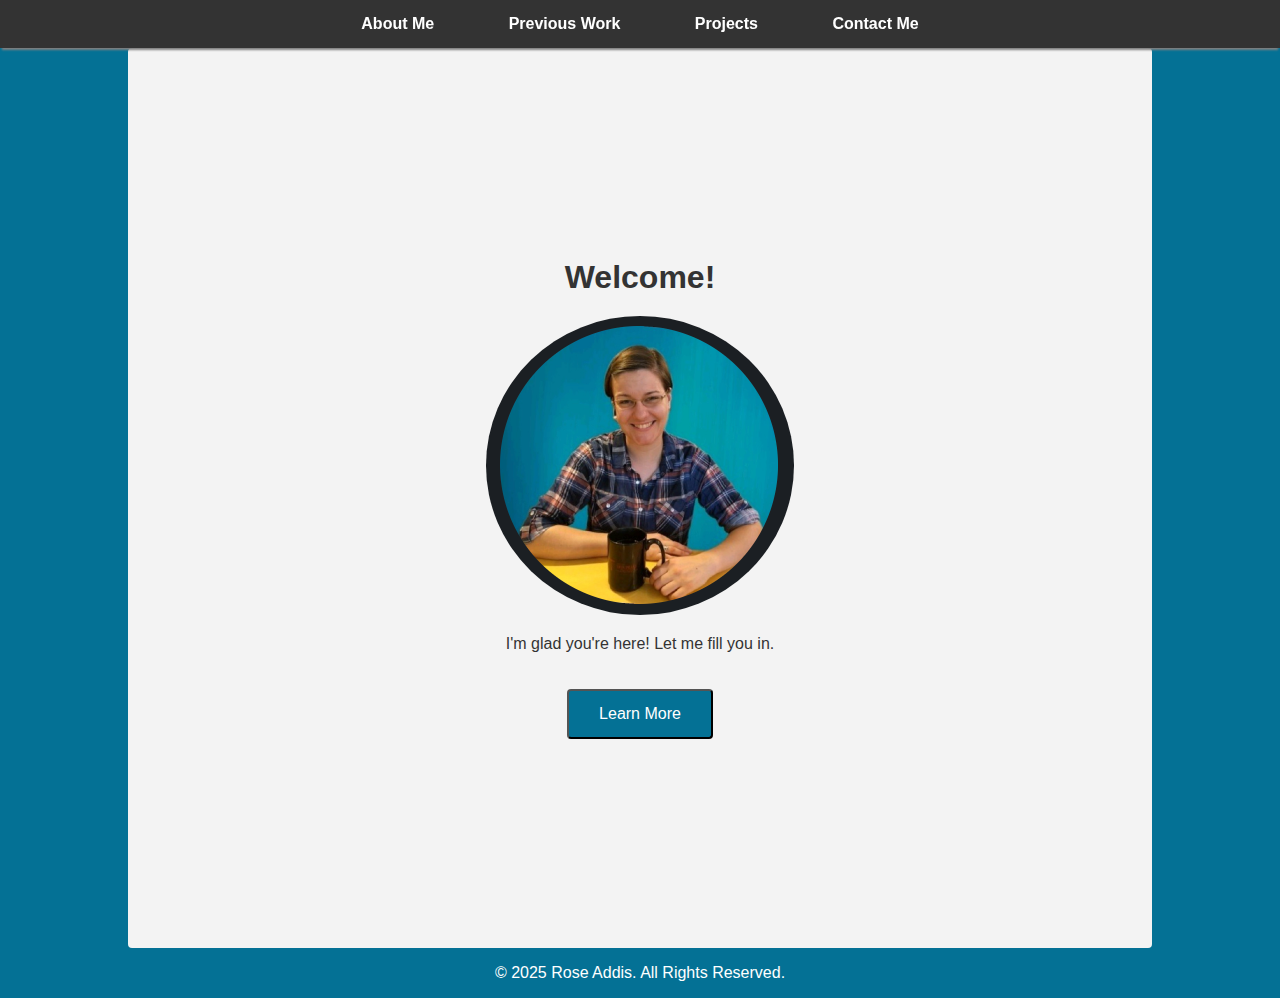
<file: index.html>
<!DOCTYPE html>
<html lang="en">
  <head>
    <meta charset="UTF-8" />
    <meta http-equiv="X-UA-Compatible" content="IE=edge" />
    <meta name="viewport" content="width=device-width, initial-scale=1.0" />
    <title>Welcome</title>
    <link rel="stylesheet" href="styles.css" />
  </head>

  <body class="landing-page">
    <header>
      <nav>
        <ul class="navbar">
          <li><a href="about.html">About Me</a></li>
          <li><a href="previous-work.html">Previous Work</a></li>
          <li><a href="projects.html">Projects</a></li>
          <li><a href="contact-form.html">Contact Me</a></li>
        </ul>
      </nav>
    </header>

    <main class="landing-content">
      <div class="welcome-message">
        <h1>Welcome!</h1>
        <div class="image-container">
          <img
            src="rose-profile-image.png"
            alt="A picture of Rose sitting at a desk"
            class="landing-profile-image"
          />
        </div>
        <p>I'm glad you're here! Let me fill you in.</p>
        <button id="learnMoreBtn" class="btn primary">Learn More</button>
      </div>
    </main>

    <footer>
      <p>&copy; 2025 Rose Addis. All Rights Reserved.</p>
    </footer>

    <script>
      document
        .getElementById("learnMoreBtn")
        .addEventListener("click", function () {
          window.location.href = "about.html";
        });
    </script>
  </body>
</html>
</file>
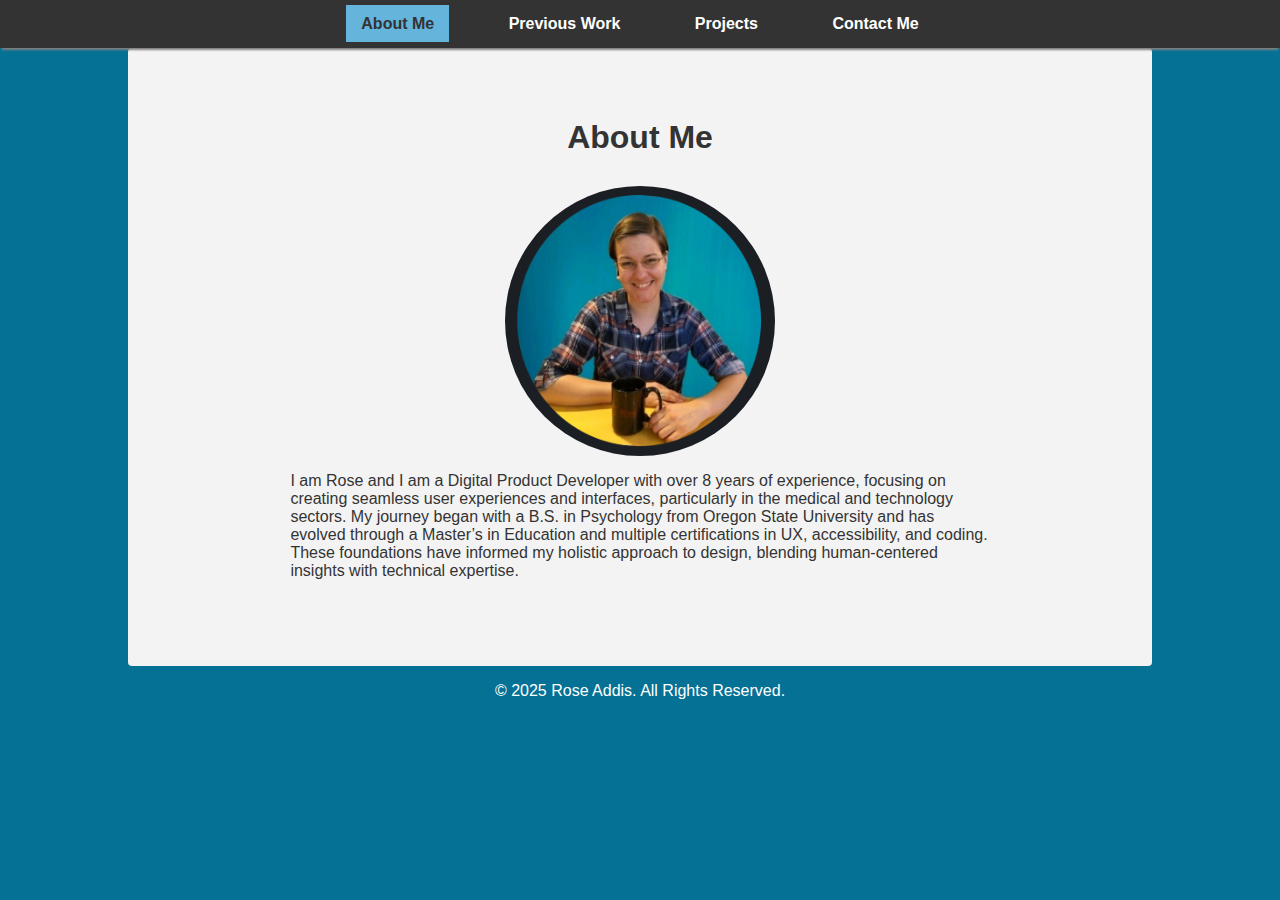
<file: about.html>
<!DOCTYPE html>
<html lang="en">
  <head>
    <meta charset="UTF-8" />
    <meta http-equiv="X-UA-Compatible" content="IE=edge" />
    <meta name="viewport" content="width=device-width, initial-scale=1.0" />
    <title>About</title>
    <link rel="stylesheet" href="styles.css" />
  </head>
  <body class="about">
    <header>
      <nav>
        <ul class="navbar">
          <li><a href="about.html" class="active">About Me</a></li>
          <li><a href="previous-work.html">Previous Work</a></li>
          <li><a href="projects.html">Projects</a></li>
          <li><a href="contact-form.html">Contact Me</a></li>
        </ul>
      </nav>
    </header>
    <main>
      <h1>About Me</h1>
    </main>

    <footer>
      <p>&copy; 2025 Rose Addis. All Rights Reserved.</p>
    </footer>
    <script defer src="about.js"></script>
  </body>
</html>
</file>
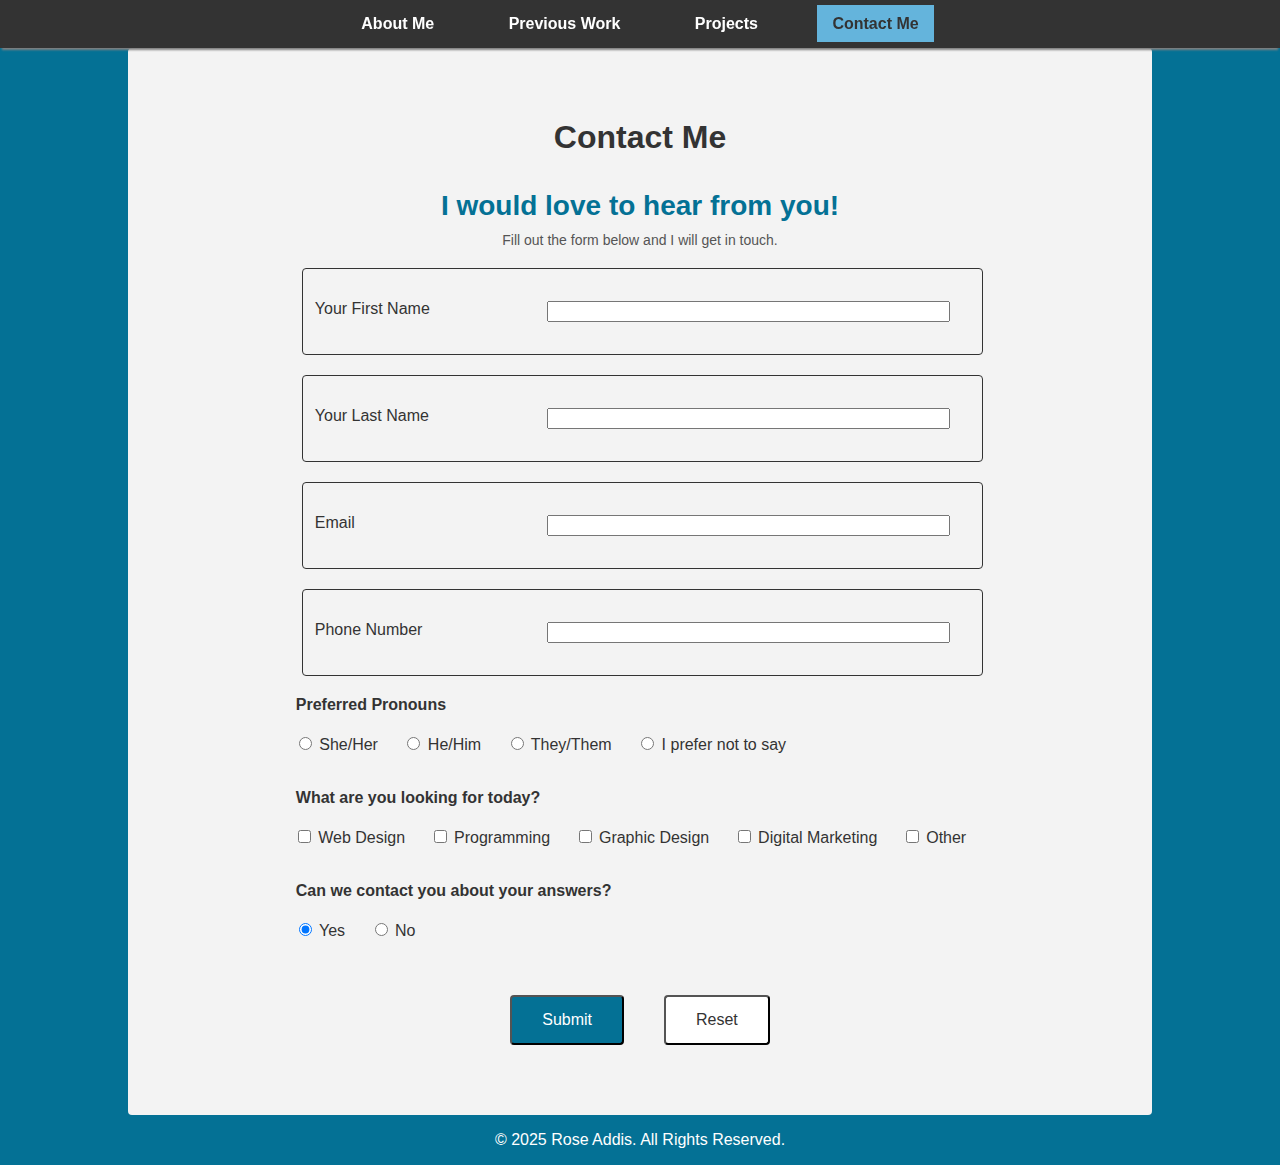
<file: contact-form.html>
<!DOCTYPE html>
<html lang="en">
  <head>
    <meta charset="UTF-8" />
    <meta http-equiv="X-UA-Compatible" content="IE=edge" />
    <meta name="viewport" content="width=device-width, initial-scale=1.0" />
    <title>Contact</title>
    <link rel="stylesheet" href="styles.css" />
  </head>
  <body class="contact-form">
    <header>
      <nav>
        <ul class="navbar">
          <li><a href="about.html">About Me</a></li>
          <li><a href="previous-work.html">Previous Work</a></li>
          <li><a href="projects.html">Projects</a></li>
          <li><a href="contact-form.html" class="active">Contact Me</a></li>
        </ul>
      </nav>
    </header>
    <main>
      <h1>Contact Me</h1>
      <form class="contact-form">
        <h2>I would love to hear from you!</h2>
        <small>Fill out the form below and I will get in touch.</small>

        <div class="input-group">
          <label for="firstname">Your First Name</label>
          <input type="text" id="firstname" name="firstname" required />
        </div>

        <div class="input-group">
          <label for="lastname">Your Last Name</label>
          <input type="text" id="lastname" name="lastname" required />
        </div>

        <div class="input-group">
          <label for="email">Email</label>
          <input type="email" id="email" name="email" required />
        </div>

        <div class="input-group">
          <label for="phone">Phone Number</label>
          <input type="tel" id="phone" name="phone" />
        </div>

        <fieldset>
          <legend>Preferred Pronouns</legend>
          <label>
            <input type="radio" name="pronouns" value="she/her" /> She/Her
          </label>
          <label>
            <input type="radio" name="pronouns" value="he/him" /> He/Him
          </label>
          <label>
            <input type="radio" name="pronouns" value="they/them" /> They/Them
          </label>
          <label>
            <input type="radio" name="pronouns" value="prefer not to say" /> I
            prefer not to say
          </label>
        </fieldset>
        <fieldset>
          <legend>What are you looking for today?</legend>
          <label>
            <input type="checkbox" name="interest" value="web_design" /> Web
            Design
          </label>
          <label>
            <input type="checkbox" name="interest" value="programming" />
            Programming
          </label>
          <label>
            <input type="checkbox" name="interest" value="graphic_design" />
            Graphic Design
          </label>
          <label>
            <input type="checkbox" name="interest" value="digital_marketing" />
            Digital Marketing
          </label>
          <label>
            <input type="checkbox" name="interest" value="other" /> Other
          </label>
        </fieldset>

        <fieldset>
          <legend>Can we contact you about your answers?</legend>
          <label>
            <input type="radio" name="contact" value="yes" required checked />
            Yes
          </label>
          <label> <input type="radio" name="contact" value="no" /> No </label>
        </fieldset>

        <div class="button-container">
          <button type="submit" class="btn primary">Submit</button>
          <button type="reset" class="btn secondary">Reset</button>
        </div>
      </form>
    </main>
    <footer>
      <p>&copy; 2025 Rose Addis. All Rights Reserved.</p>
    </footer>
    <script defer src="contact-form.js"></script>
  </body>
</html>
</file>
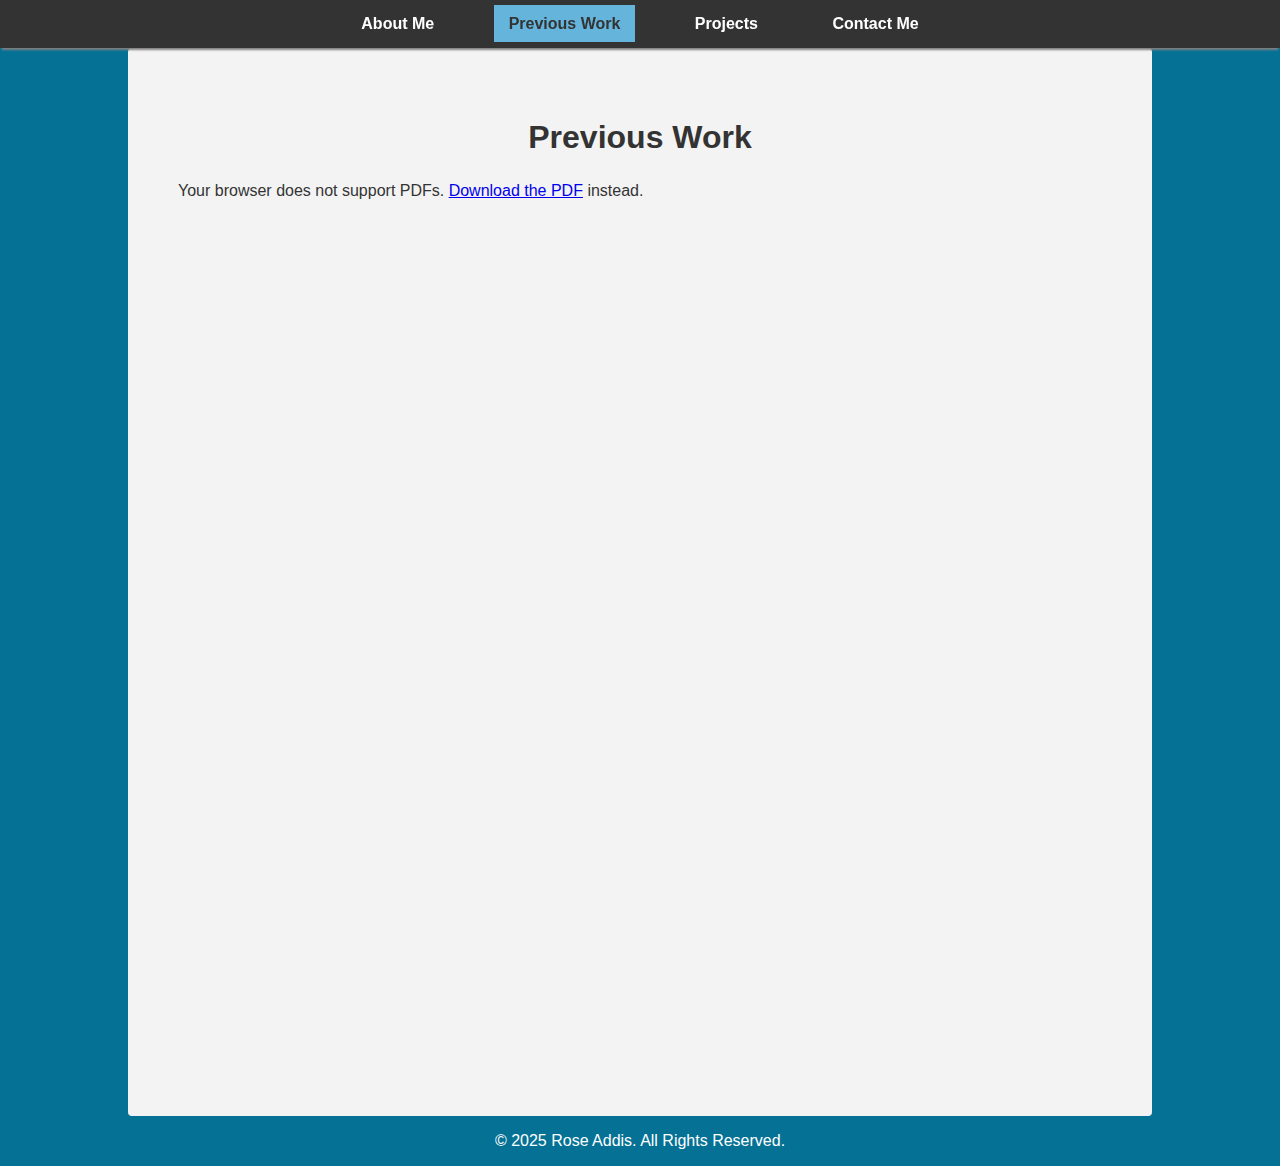
<file: previous-work.html>
<!DOCTYPE html>
<html lang="en">
  <head>
    <meta charset="UTF-8" />
    <meta http-equiv="X-UA-Compatible" content="IE=edge" />
    <meta name="viewport" content="width=device-width, initial-scale=1.0" />
    <title>Previous Work</title>
    <link rel="stylesheet" href="styles.css" />
  </head>
  <body>
    <header>
      <nav>
        <ul class="navbar">
          <li><a href="about.html">About Me</a></li>
          <li><a href="previous-work.html" class="active">Previous Work</a></li>
          <li><a href="projects.html">Projects</a></li>
          <li><a href="contact-form.html">Contact Me</a></li>
        </ul>
      </nav>
    </header>
    <main>
      <h1>Previous Work</h1>
      <object
        data="rose-addis-resume.pdf"
        type="application/pdf"
        style="min-height: 100vh; width: 100%"
      >
        <p>
          Your browser does not support PDFs.
          <a href="rose-addis-resume.pdf">Download the PDF</a> instead.
        </p>
      </object>
    </main>
    <footer>
      <p>&copy; 2025 Rose Addis. All Rights Reserved.</p>
    </footer>
  </body>
</html>
</file>
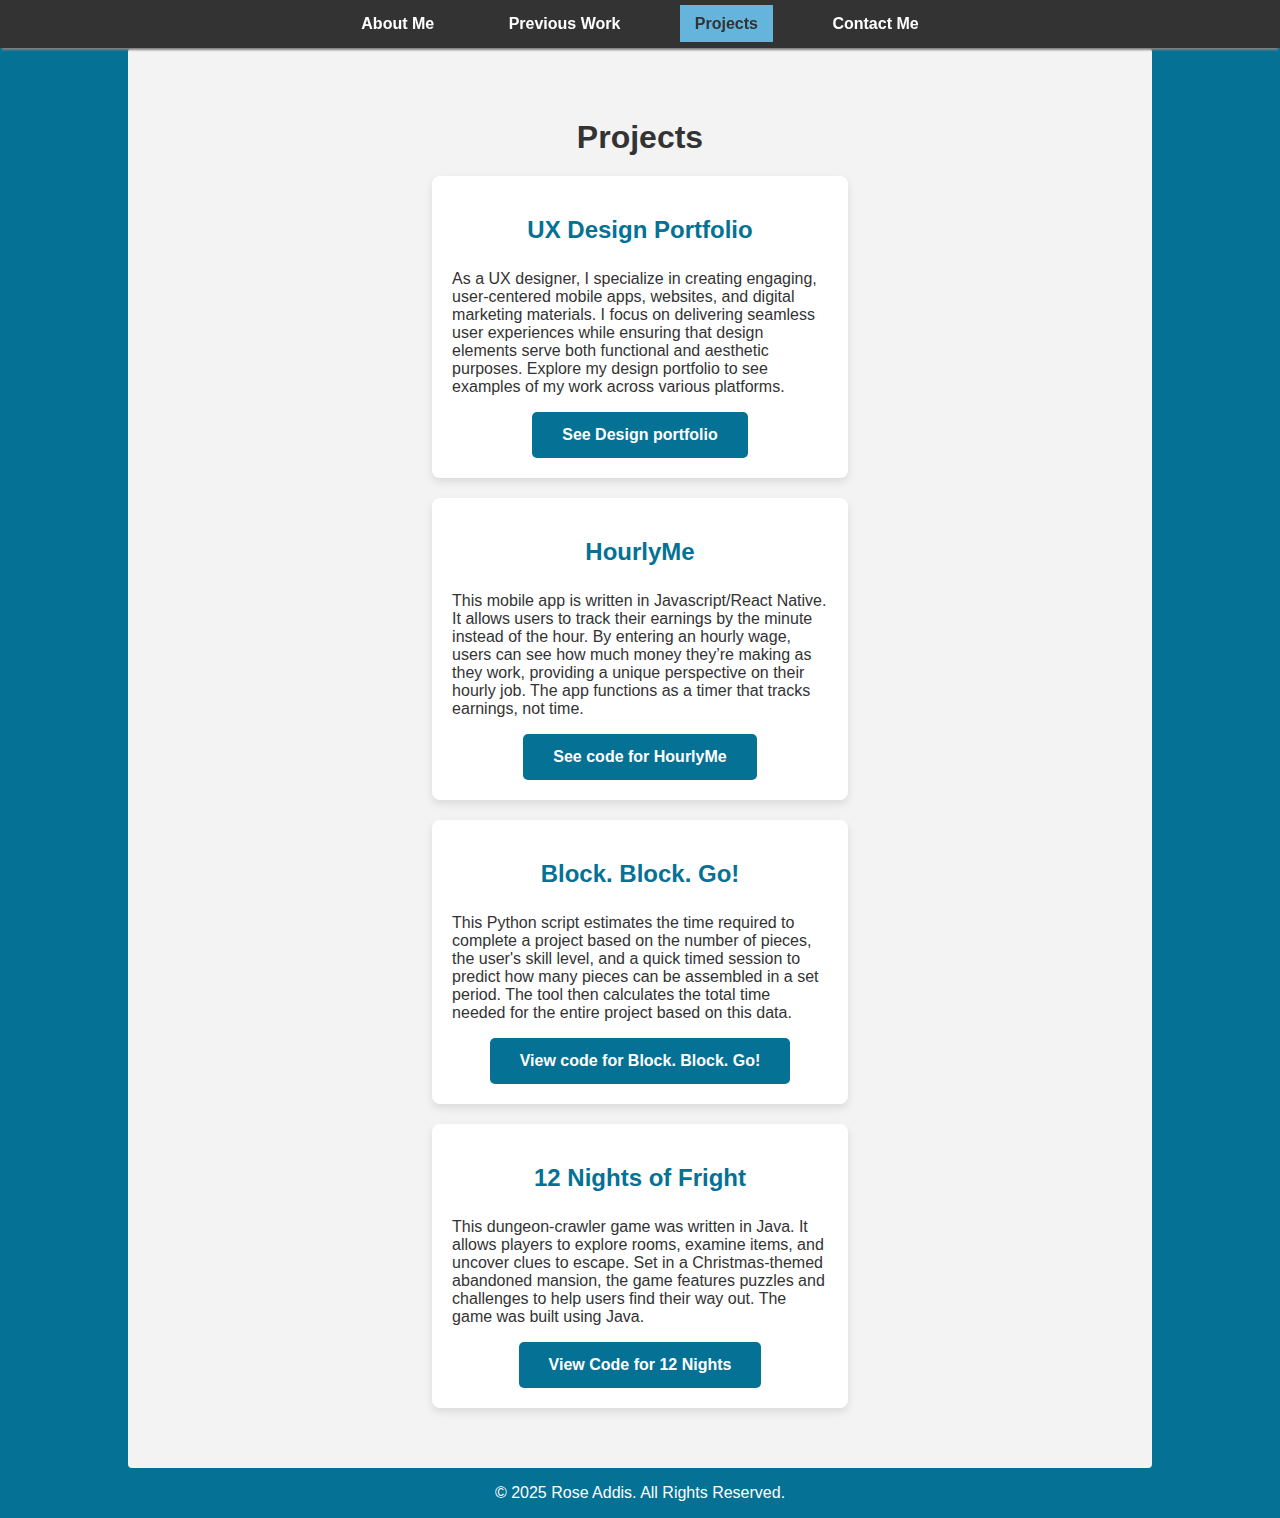
<file: projects.html>
<!DOCTYPE html>
<html lang="en">
  <head>
    <meta charset="UTF-8" />
    <meta http-equiv="X-UA-Compatible" content="IE=edge" />
    <meta name="viewport" content="width=device-width, initial-scale=1.0" />
    <title>Projects</title>
    <link rel="stylesheet" href="styles.css" />
  </head>
  <body>
    <header>
      <nav>
        <ul class="navbar">
          <li><a href="about.html">About Me</a></li>
          <li><a href="previous-work.html">Previous Work</a></li>
          <li><a href="projects.html" class="active">Projects</a></li>
          <li><a href="contact-form.html">Contact Me</a></li>
        </ul>
      </nav>
    </header>
    <main>
      <h1>Projects</h1>
      <div class="card-container">
        <section id="design">
          <div class="card">
            <h2>UX Design Portfolio</h2>
            <p class="description">
              As a UX designer, I specialize in creating engaging, user-centered
              mobile apps, websites, and digital marketing materials. I focus on
              delivering seamless user experiences while ensuring that design
              elements serve both functional and aesthetic purposes. Explore my
              design portfolio to see examples of my work across various
              platforms.
            </p>
            <a href="https://tappygolucky.com" class="btn primary"
              >See Design portfolio</a
            >
          </div>
        </section>

        <section id="javascript">
          <div class="card">
            <h2>HourlyMe</h2>
            <p class="description">
              This mobile app is written in Javascript/React Native. It allows
              users to track their earnings by the minute instead of the hour.
              By entering an hourly wage, users can see how much money they’re
              making as they work, providing a unique perspective on their
              hourly job. The app functions as a timer that tracks earnings, not
              time.
            </p>
            <a
              href="https://github.com/roserichland/TimeClockTracker.git"
              class="btn primary"
              >See code for HourlyMe</a
            >
          </div>
        </section>
        <section id="python">
          <div class="card">
            <h2>Block. Block. Go!</h2>
            <p class="description">
              This Python script estimates the time required to complete a
              project based on the number of pieces, the user's skill level, and
              a quick timed session to predict how many pieces can be assembled
              in a set period. The tool then calculates the total time needed
              for the entire project based on this data.
            </p>
            <a
              href="https://github.com/roserichland/legoBuilder.git"
              class="btn primary"
              >View code for Block. Block. Go!</a
            >
          </div>
        </section>

        <section id="java">
          <div class="card">
            <h2>12 Nights of Fright</h2>
            <p class="description">
              This dungeon-crawler game was written in Java. It allows players
              to explore rooms, examine items, and uncover clues to escape. Set
              in a Christmas-themed abandoned mansion, the game features puzzles
              and challenges to help users find their way out. The game was
              built using Java.
            </p>
            <a
              href="https://github.com/PCC-CIS-233J/fall22-zuul.git"
              class="btn primary"
              >View Code for 12 Nights</a
            >
          </div>
        </section>
      </div>
    </main>
    <footer>
      <p>&copy; 2025 Rose Addis. All Rights Reserved.</p>
    </footer>
  </body>
</html>
</file>
<file: styles.css>
* {
  box-sizing: border-box;
}

:root {
  --white: #ffffff;
  --darkgray: #333333;
  --mediumgray: #555555;
  --gray: #bebebe;
  --lightgray: #dcdcdc;
  --lightlightgray: #f3f3f3;
  --black: #080808;
  --teal: #006060;
  --lightteal: #008080;
  --purple: #800080;
  --navy: #000080;
  --cyan: #047195;
  --lightcyan: #64b4dc;
  --violetred: #c71585;
  --red: #ff0000;
  --orange: #ffa500;
  --green: #006400;
}

body {
  font-family: "Arial", sans-serif;
  background-color: var(--cyan);
  display: flex;
  flex-direction: column;
  align-items: center;
  padding: 0;
  margin: 0;
  color: var(--darkgray);
}

main {
  background-color: var(--lightlightgray);
  border-radius: 4px;
  width: 80%;
  max-width: 100%;
  margin: 0 auto;
  display: flex;
  flex-direction: column;
  align-items: center;
  justify-content: center;
}

footer {
  color: var(--white);
}

h1 {
  text-align: center;
  color: var(--darkgray);
  margin-bottom: 10px;
}

h2 {
  font-size: 1.75rem;
  margin-bottom: 10px;
  color: var(--cyan);
  text-align: center;
}

small {
  font-size: 0.875rem;
  color: var(--mediumgray);
  display: block;
  margin-bottom: 20px;
  text-align: center;
}

.container {
  width: 100%;
  padding: 20px;
  display: flex;
  flex-direction: column;
  justify-content: center;
  align-items: center;
}

/*Landing Page */
.landing-content {
  display: flex;
  justify-content: center;
  align-items: center;
  flex-direction: column;
  text-align: center;
  height: 100vh;
}

.image-container {
  width: 100%;
  margin: 20px 0;
  display: flex;
  justify-content: center;
}

.landing-profile-image {
  width: 50%;
  height: auto;
  border-radius: 50%;
  align-items: center;
}

/* About*/
.profile-image {
  width: 30vh;
  height: 30vh;
  border-radius: 50%;
  align-items: center;
}

/* Previous Work */
.card {
  background-color: var(--white);
  box-shadow: 0 4px 8px rgba(0, 0, 0, 0.1);
  border-radius: 8px;
  padding: 20px;
  margin: 15px;
  display: flex;
  flex-direction: column;
  align-items: center;
  justify-content: center;
  transition: transform 0.3s ease;
  min-width: 45%;
  max-width: 100%;
}

.card .btn {
  background-color: var(--cyan);
  color: var(--white);
  padding: 12px 20px;
  text-decoration: none;
  font-weight: bold;
  border-radius: 5px;
  transition: background-color 0.3s ease;
}

.card h2 {
  font-weight: bold;
  font-size: 1.5rem;
}

.card-container {
  width: 100%;
  align-items: center;
}

.projects main {
  background-color: var(--lightlightgray);
  padding: 40px;
  max-width: 100%;
  margin: 0 auto;
  display: flex;
  flex-direction: column;
  justify-content: center;
  align-items: center;
  border-radius: 8px;
  flex-wrap: wrap;
}
/* Form */
.input-group {
  margin: 15px;

  padding: 12px;
  border: 1px solid;
  border-radius: 4px;
  font-size: 1rem;
  color: var(--darkgray);
}

label {
  font-weight: 600;
  margin-bottom: 5px;
  color: var(--darkgray);
  display: inline-block;
  margin-right: 20px;
  font-weight: 400;
}

fieldset {
  border: 1px;
  border-radius: 5px;
  margin-bottom: 20px;
}

legend {
  font-weight: 600;
  margin-bottom: 10px;
}

/* Buttons */
button {
  padding: 12px 20px;
  font-size: 1rem;
  border-radius: 4px;
  cursor: pointer;
  transition: background-color 0.3s ease;
  margin: 20px;
}

button:hover {
  opacity: 0.9;
}

.btn.primary {
  background-color: var(--cyan);
  color: var(--white);
}

.btn.secondary {
  background-color: var(--white);
  color: var(--darkgray);
  margin-left: 10px;
}

button:focus {
  outline: none;
}

.button-container {
  text-align: center;
}

/* Navbar */
nav {
  background-color: var(--darkgray);
  padding: 15px 0;
  position: sticky;
  top: 0;
  z-index: 1000;
  width: 100%;
  margin: 0;
  box-shadow: 0 4px 2px -2px gray;
}

header {
  width: 100%;
}

body,
html {
  margin: 0;
  padding: 0;
}

.navbar {
  list-style-type: none;
  padding: 0;
  margin: 0;
  text-align: center;
}

.navbar li {
  display: inline-block;
  margin: 0 20px;
}

.navbar a {
  color: var(--white);
  text-decoration: none;
  font-size: 1rem;
  font-weight: 600;
  padding: 10px 15px;
  transition: background-color 0.3s ease, color 0.3s ease;
}

.navbar a:hover {
  background-color: var(--cyan);
  color: var(--white);
}

.navbar a:focus {
  outline: none;
  background-color: var(--cyan);
  color: var(--darkgray);
}

.navbar .active {
  background-color: var(--lightcyan);
  color: var(--darkgray);
}

/* Responsive Navbar */
@media (max-width: 600px) {
  .navbar {
    display: block;
  }

  .navbar li {
    display: block;
    margin: 10px 0;
  }

  section {
    width: 100%;
    display: flex;
    flex-wrap: wrap;
    justify-content: center;
  }

  .section .projects {
    width: 100%;
    display: flex;
    flex-wrap: wrap;
    flex-direction: row;
    justify-content: center;
  }
}

/* Media Queries */
@media (min-width: 600px) {
  main {
    background-color: var(--lightlightgray);
    border-radius: 4px;
    width: 80%;
    margin: 0 auto;
    display: flex;
    flex-direction: column;
    align-items: center;
    justify-content: center;
  }

  h2 {
    font-size: 1.5rem;
  }

  .input-group {
    display: flex;
    flex-direction: row;
    align-items: center;
    justify-content: space-between;
    margin: 20px;
  }

  .input-group label {
    flex: 1;
    margin-right: 15px;
  }

  .input-group input {
    flex: 2;
  }

  fieldset {
    padding: 10px;
  }

  .card {
    margin: 10px;
    align-items: center;
    min-width: 60%;
    max-width: 60%;
    margin: 10px;
    flex: 1 1 45%;
  }

  section {
    width: 100%;
    display: flex;
    flex-wrap: wrap;
    justify-content: center;
  }

  .section .projects {
    width: 100%;
    display: flex;
    flex-wrap: wrap;
    flex-direction: row;
    justify-content: center;
  }
  .card-container {
    display: flex;
    flex-wrap: wrap;
    justify-content: center;
  }
}

/* Large screen */
@media (min-width: 1000px) {
  main {
    padding: 50px;
  }

  .contact-form .about main {
    max-width: 80%;
  }

  h1 {
    font-size: 2rem;
    justify-content: center;
  }

  h2 {
    font-size: 1.75rem;
    font-weight: bold;
    margin-bottom: 10px;
    text-align: center;
  }

  .input-group {
    display: flex;
    flex-direction: row;
    align-items: center;
    justify-content: space-between;
    margin-right: 15px;
  }

  .input-group label {
    width: 20%;
  }

  .input-group input {
    width: 75%;
    margin: 20px;
  }

  .button-container {
    display: flex;
    justify-content: center;
    text-align: center;
    gap: 10px;
  }

  .btn.primary {
    padding: 14px 30px;
  }

  .btn.secondary {
    padding: 14px 30px;
  }
  .card {
    min-width: 45%;
    max-width: 45%;
    display: flex;
    flex-wrap: wrap;
    justify-content: center;
  }

  .card-container {
    width: 100%;
  }

  section {
    width: 100%;
    display: flex;
    flex-wrap: wrap;
    justify-content: center;
  }

  .section .projects {
    width: 100%;
    display: flex;
    flex-wrap: wrap;
    flex-direction: row;
    justify-content: center;
  }

  .about .container {
    max-width: 95%;
    min-width: 80%;
    width: 60%;
  }
}
/* Small screen */
@media (max-width: 500px) {
  main {
    padding: 20px;
    width: 100%;
  }
  .contact-form .about main {
    min-width: 40%;
    max-width: 75%;
  }
  .card-container {
    width: 100%;
    justify-content: center;
  }

  h2 {
    font-size: 1.25rem;
  }

  .input-group {
    display: block;
    margin-right: 15px;
  }

  .input-group label {
    margin-bottom: 8px;
  }

  .input-group input {
    width: 100%;
    margin-right: 15px;
  }

  button {
    width: 100%;
    margin-top: 10px;
  }

  .button-container {
    display: flex;
    flex-direction: column;
    align-items: center;
    justify-content: center;
    margin-top: 20px;
  }

  .btn.primary {
    padding: 12px;
    font-size: 0.9rem;
    align-items: center;
    justify-content: center;
  }

  .btn.secondary {
    padding: 12px;
    font-size: 0.9rem;
    margin: 0;
    margin-top: 10px;
  }

  .card {
    min-width: 70%;
    max-width: 80%;
    margin: 10px;
  }

  .projects .section {
    width: 100%;
    display: flex;
    flex-wrap: wrap;
    justify-content: center;
  }

  .card-container {
    width: 100%;
    justify-content: center;
  }
}

/* Very small screens */
@media (max-width: 400px) {
  .contact-form .about main {
    min-width: 40%;
  }

  h1 {
    font-size: 1.5rem;
  }

  h2 {
    font-size: 1.25rem;
  }

  .input-group input {
    font-size: 0.875rem;
    margin-right: 15px;
  }

  .button-container {
    display: flex;
    flex-direction: column;
    align-items: center;
    justify-content: center;
    margin-top: 20px;
  }

  .btn.primary {
    padding: 12px;
    font-size: 0.9rem;
  }

  .btn.secondary {
    padding: 12px;
    font-size: 0.9rem;
    margin: 0;
    margin-top: 10px;
  }
  .card {
    max-width: 100%;
    min-width: 90%;
  }

  .card-container {
    width: 100%;
    justify-content: center;
  }
}
</file>
